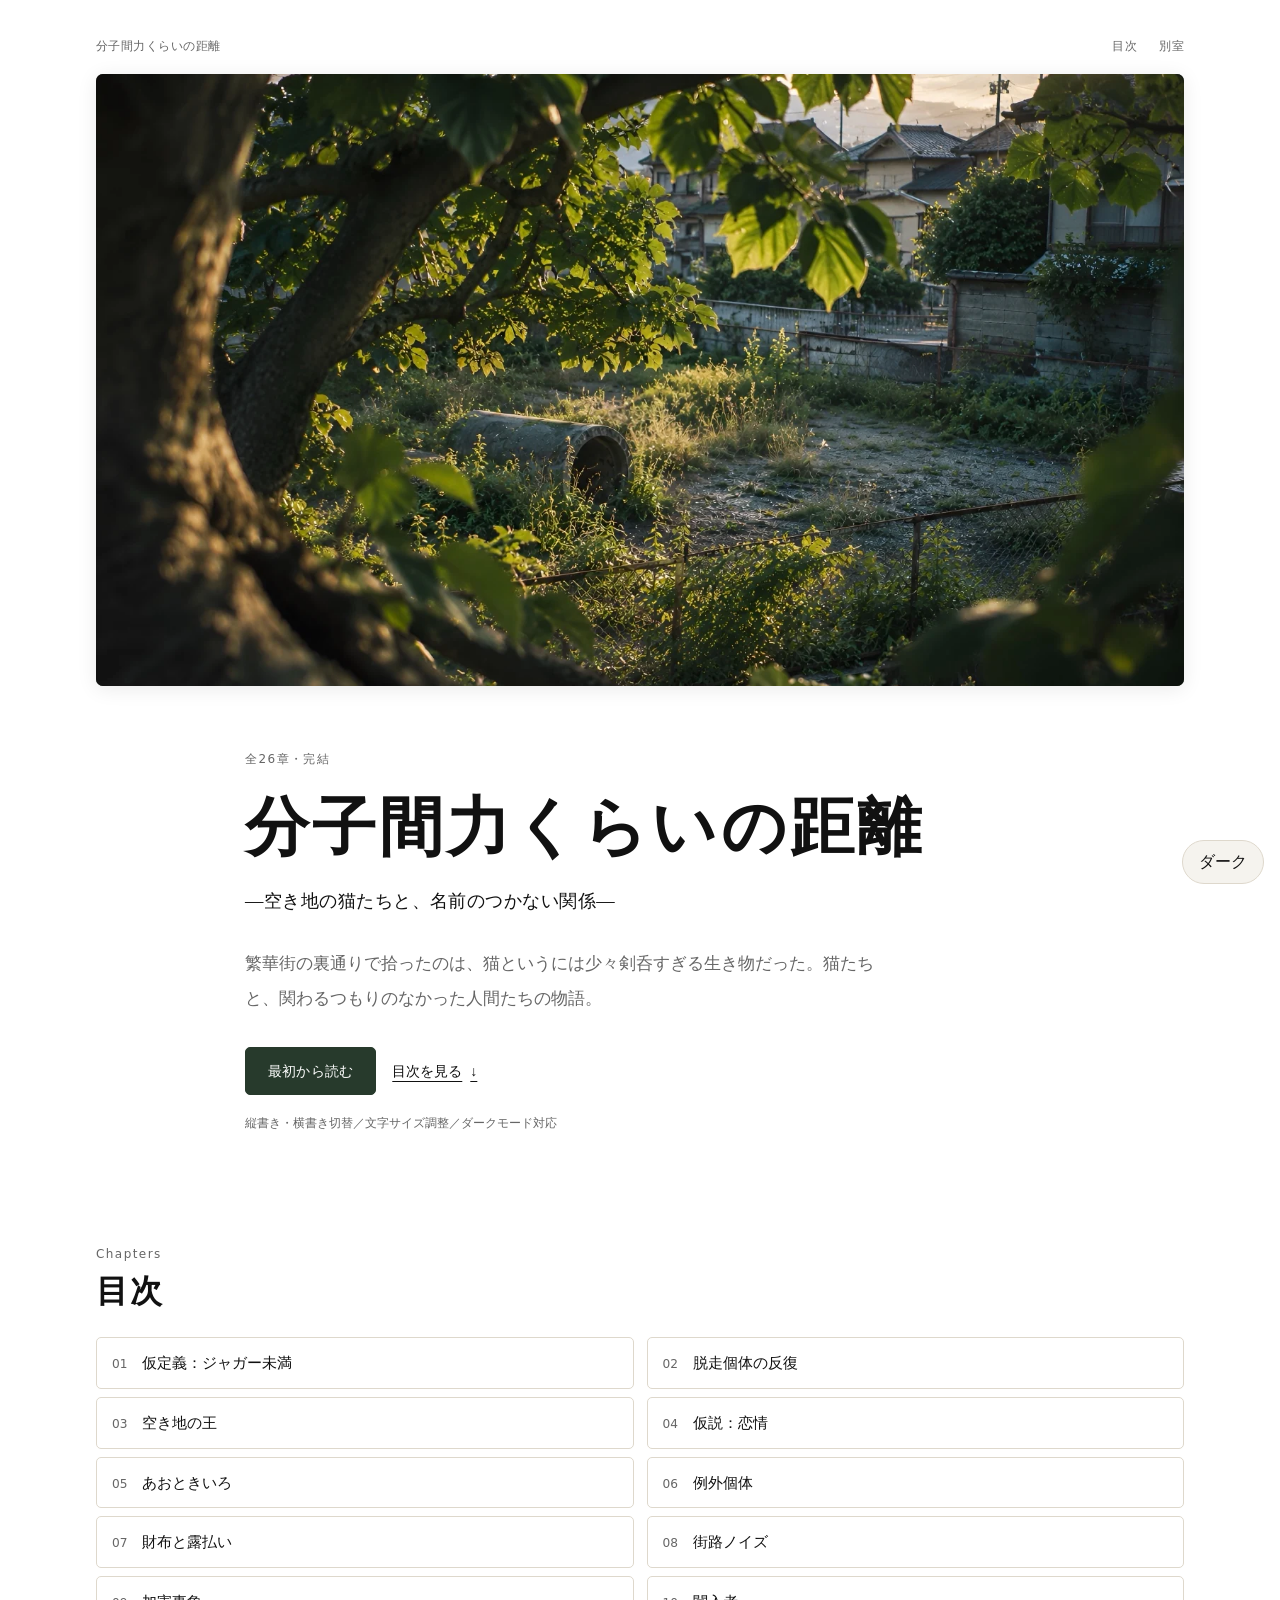
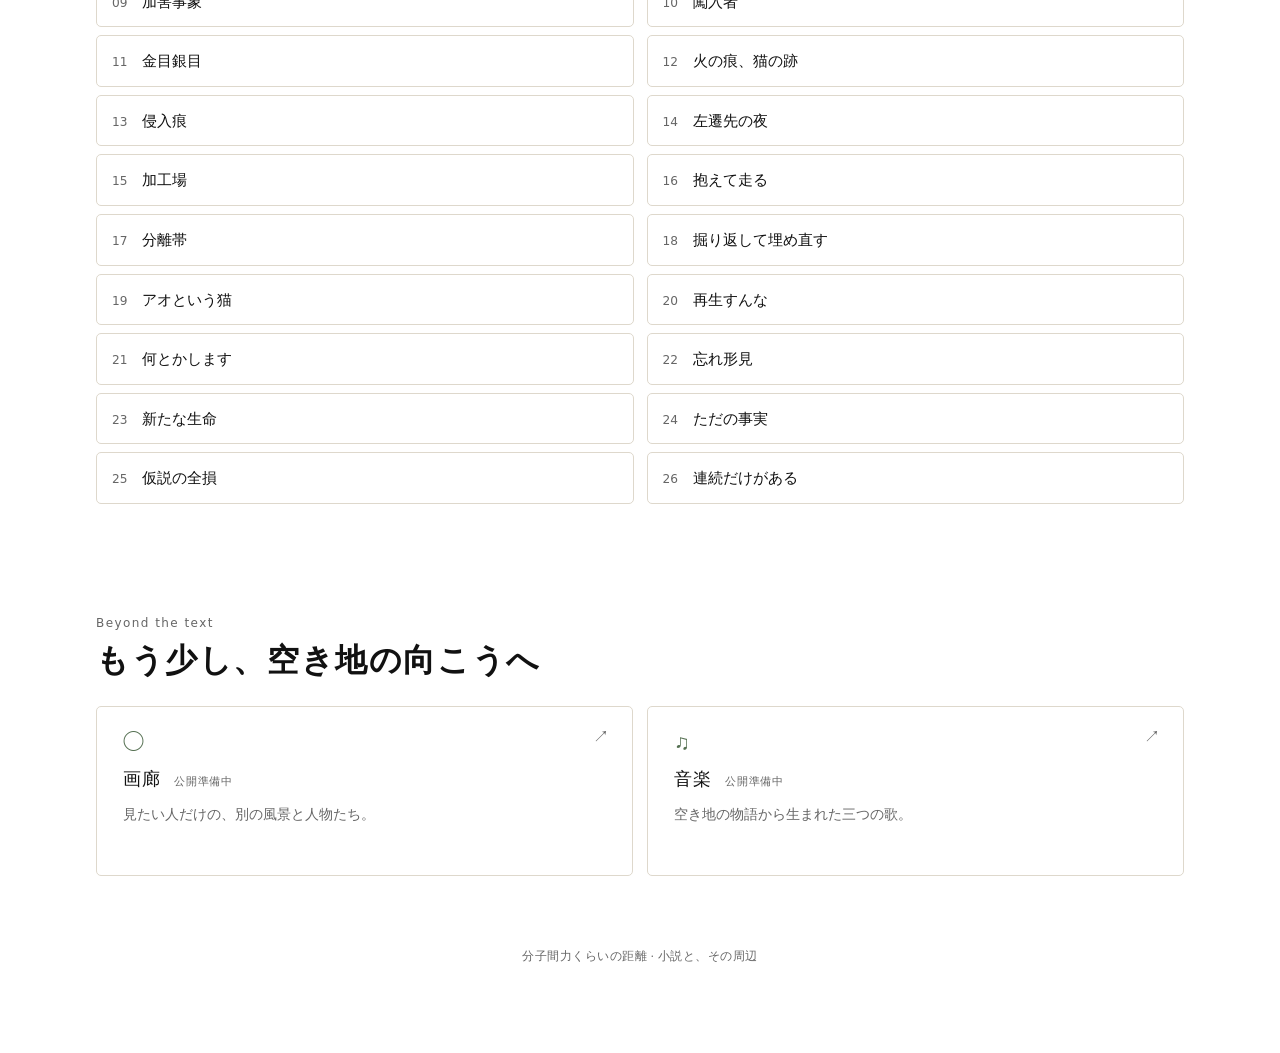
<file: index.html>
<!doctype html>
<html lang="ja">
<head>
  <meta charset="utf-8">
  <meta name="viewport" content="width=device-width, initial-scale=1, viewport-fit=cover">
  <meta name="color-scheme" content="light dark">
  <meta name="description" content="繁華街の裏通りで拾ったのは、猫というには少々剣呑すぎる生き物だった。猫たちと、関わるつもりのなかった人間たちの物語。全26章。">
  <meta property="og:type" content="website">
  <meta property="og:site_name" content="分子間力くらいの距離">
  <meta property="og:title" content="分子間力くらいの距離 ―空き地の猫たちと、名前のつかない関係―">
  <meta property="og:description" content="猫たちと、関わるつもりのなかった人間たちの物語。全26章。">
  <meta property="og:url" content="https://ask-1t.github.io/novels_JP_bunshi/index.html">
  <meta property="og:image" content="https://ask-1t.github.io/novels_JP_bunshi/images/og-cover.jpg">
  <meta property="og:image:width" content="1200">
  <meta property="og:image:height" content="630">
  <meta name="twitter:card" content="summary_large_image">
  <link rel="canonical" href="https://ask-1t.github.io/novels_JP_bunshi/index.html">
  <title>分子間力くらいの距離 ―空き地の猫たちと、名前のつかない関係―</title>
  <link rel="stylesheet" href="style.css">
  <link rel="stylesheet" href="site-extras.css">
</head>
<body class="home light-theme site-home">
  <main class="cover modern-cover" aria-labelledby="site-title">
    <div class="site-masthead">
      <span>分子間力くらいの距離</span>
      <nav aria-label="ページ内の案内"><a href="#toc">目次</a><a href="#extras">別室</a></nav>
    </div>

    <figure class="cover-photograph">
      <img src="images/cover.webp" width="1536" height="1024" alt="木の枝と葉の間から見下ろした夕暮れの空き地。雑草に囲まれた土管があり、奥には住宅街が続く。" decoding="async" fetchpriority="high">
    </figure>

    <section class="site-intro" aria-labelledby="site-title">
      <p class="site-eyebrow">全26章・完結</p>
      <h1 id="site-title" class="site-title">分子間力くらいの距離</h1>
      <p class="site-subtitle">―空き地の猫たちと、名前のつかない関係―</p>
      <p class="cover-copy">繁華街の裏通りで拾ったのは、猫というには少々剣呑すぎる生き物だった。猫たちと、関わるつもりのなかった人間たちの物語。</p>
      <div class="cover-actions">
        <a class="primary-link" href="reader.html?chapter=01">最初から読む</a>
        <a class="secondary-link continue-reading" id="continue-reading" href="reader.html?chapter=01" hidden>前回開いた章から</a>
        <a class="text-link" href="#toc">目次を見る <span aria-hidden="true">↓</span></a>
      </div>
      <p class="reader-features">縦書き・横書き切替／文字サイズ調整／ダークモード対応</p>
    </section>

    <section id="toc" class="toc-section" aria-labelledby="toc-title">
      <div class="section-heading">
        <p class="site-eyebrow">Chapters</p>
        <h2 id="toc-title">目次</h2>
      </div>
      <ol id="toc-list" class="toc-list"><li>章情報を読み込み中です。</li></ol>
    </section>

    <section id="extras" class="extras-links" aria-labelledby="extras-title">
      <div class="section-heading">
        <p class="site-eyebrow">Beyond the text</p>
        <h2 id="extras-title">もう少し、空き地の向こうへ</h2>
      </div>
      <div class="extras-grid">
        <a class="extras-link-card" href="gallery.html">
          <span class="extras-icon" aria-hidden="true">◯</span>
          <span class="extras-card-title">画廊 <span class="extras-card-status">公開準備中</span></span>
          <span class="extras-card-copy">見たい人だけの、別の風景と人物たち。</span>
          <span class="extras-card-arrow" aria-hidden="true">↗</span>
        </a>
        <a class="extras-link-card" href="music.html">
          <span class="extras-icon" aria-hidden="true">♫</span>
          <span class="extras-card-title">音楽 <span class="extras-card-status">公開準備中</span></span>
          <span class="extras-card-copy">空き地の物語から生まれた三つの歌。</span>
          <span class="extras-card-arrow" aria-hidden="true">↗</span>
        </a>
      </div>
    </section>

    <footer class="site-colophon">分子間力くらいの距離 <span aria-hidden="true">·</span> 小説と、その周辺</footer>
  </main>

  <footer class="site-footer">
    <button id="home-theme-toggle" class="plain-button" type="button">ダークモード</button>
  </footer>
  <script src="script.js"></script>
  <script src="site-extras.js"></script>
</body>
</html>
</file>
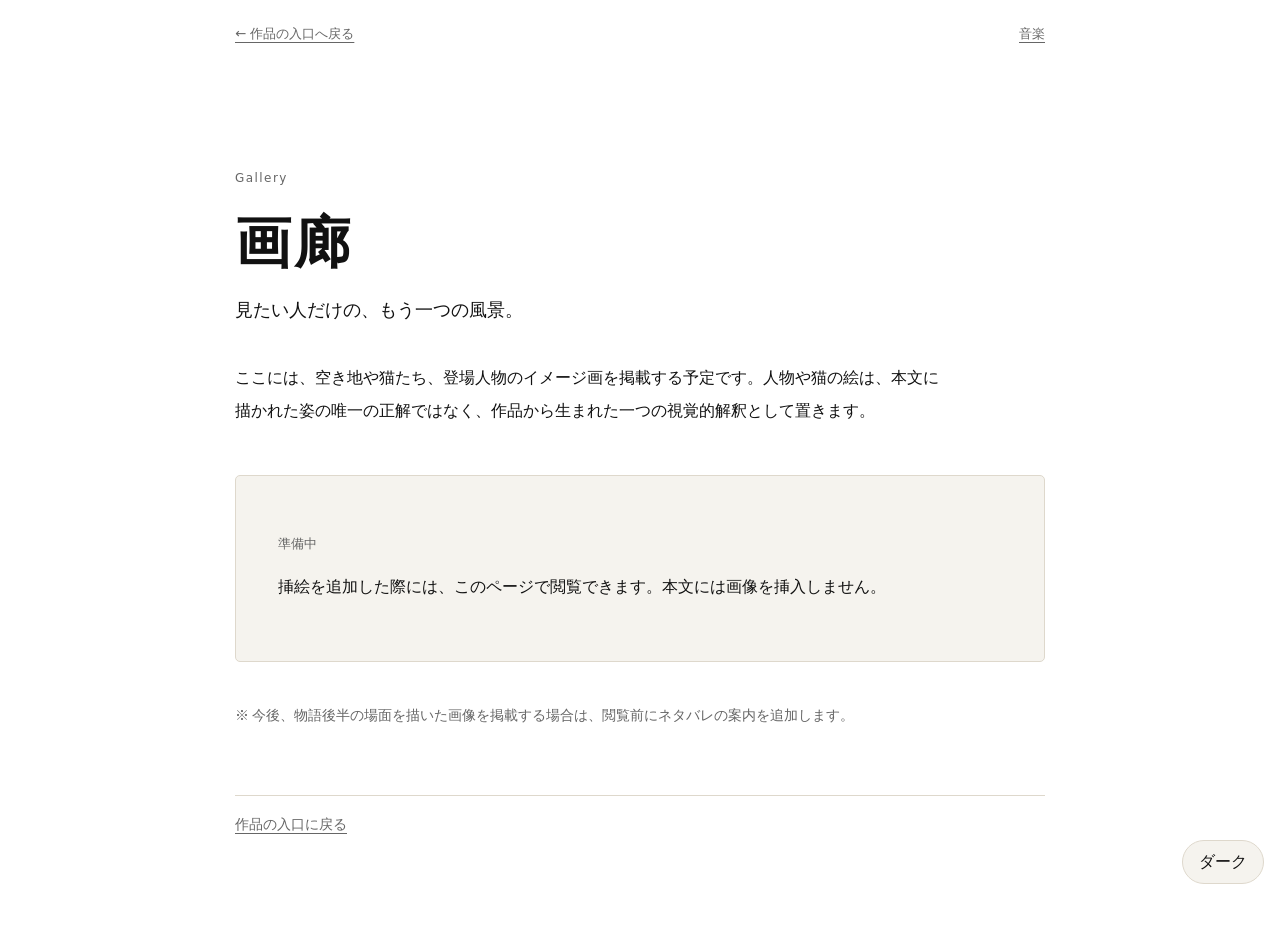
<file: gallery.html>
<!doctype html>
<html lang="ja">
<head>
  <meta charset="utf-8">
  <meta name="viewport" content="width=device-width, initial-scale=1, viewport-fit=cover">
  <meta name="color-scheme" content="light dark">
  <meta name="description" content="『分子間力くらいの距離』のイラストギャラリー。小説とは別に、見たい人だけが訪れる場所。">
  <title>画廊｜分子間力くらいの距離</title>
  <link rel="stylesheet" href="style.css">
  <link rel="stylesheet" href="site-extras.css">
</head>
<body class="home light-theme subpage">
  <main class="subpage-layout">
    <nav class="subpage-nav" aria-label="ページの移動"><a href="index.html">← 作品の入口へ戻る</a><a href="music.html">音楽</a></nav>
    <p class="site-eyebrow">Gallery</p>
    <h1>画廊</h1>
    <p class="subpage-lead">見たい人だけの、もう一つの風景。</p>
    <p>ここには、空き地や猫たち、登場人物のイメージ画を掲載する予定です。人物や猫の絵は、本文に描かれた姿の唯一の正解ではなく、作品から生まれた一つの視覚的解釈として置きます。</p>
    <div class="placeholder-panel">
      <p class="placeholder-label">準備中</p>
      <p>挿絵を追加した際には、このページで閲覧できます。本文には画像を挿入しません。</p>
      <!-- 将来のギャラリー画像例: <figure><img src="images/gallery/01.webp" alt="..."><figcaption>...</figcaption></figure> -->
    </div>
    <p class="subpage-note">※ 今後、物語後半の場面を描いた画像を掲載する場合は、閲覧前にネタバレの案内を追加します。</p>
    <footer class="subpage-bottom"><a href="index.html">作品の入口に戻る</a></footer>
  </main>
  <footer class="site-footer"><button id="home-theme-toggle" class="plain-button" type="button">ダークモード</button></footer>
  <script src="script.js"></script>
</body>
</html>
</file>
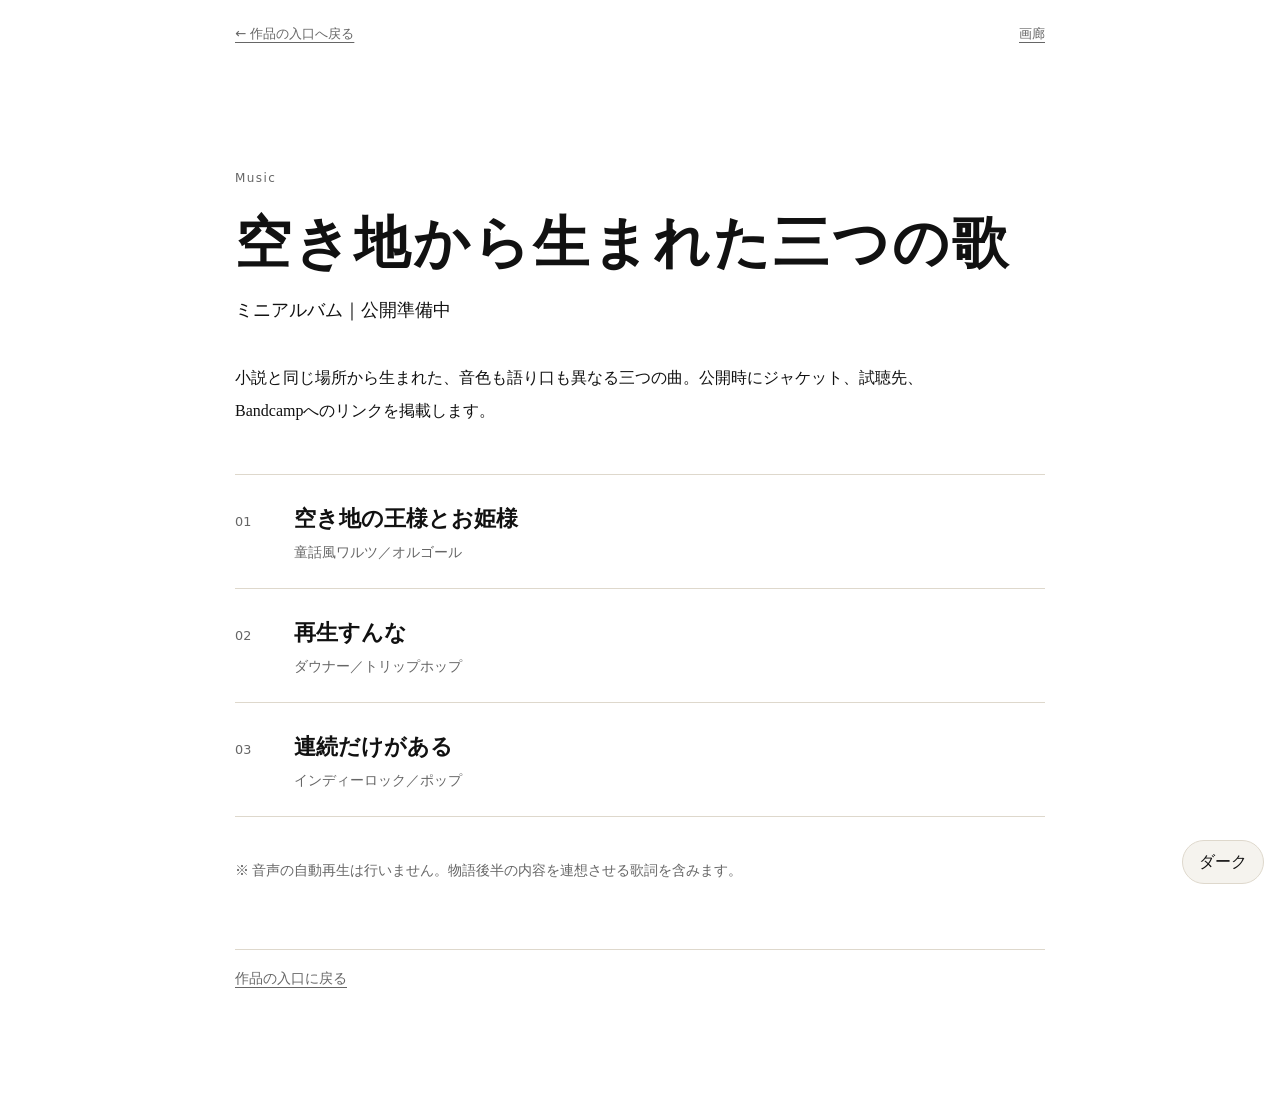
<file: music.html>
<!doctype html>
<html lang="ja">
<head>
  <meta charset="utf-8">
  <meta name="viewport" content="width=device-width, initial-scale=1, viewport-fit=cover">
  <meta name="color-scheme" content="light dark">
  <meta name="description" content="『分子間力くらいの距離』から生まれた3曲のミニアルバム。">
  <title>音楽｜分子間力くらいの距離</title>
  <link rel="stylesheet" href="style.css">
  <link rel="stylesheet" href="site-extras.css">
</head>
<body class="home light-theme subpage">
  <main class="subpage-layout">
    <nav class="subpage-nav" aria-label="ページの移動"><a href="index.html">← 作品の入口へ戻る</a><a href="gallery.html">画廊</a></nav>
    <p class="site-eyebrow">Music</p>
    <h1>空き地から生まれた三つの歌</h1>
    <p class="subpage-lead">ミニアルバム｜公開準備中</p>
    <p>小説と同じ場所から生まれた、音色も語り口も異なる三つの曲。公開時にジャケット、試聴先、Bandcampへのリンクを掲載します。</p>
    <ol class="track-list">
      <li><span class="track-number">01</span><div><h2>空き地の王様とお姫様</h2><p>童話風ワルツ／オルゴール</p></div></li>
      <li><span class="track-number">02</span><div><h2>再生すんな</h2><p>ダウナー／トリップホップ</p></div></li>
      <li><span class="track-number">03</span><div><h2>連続だけがある</h2><p>インディーロック／ポップ</p></div></li>
    </ol>
    <p class="subpage-note">※ 音声の自動再生は行いません。物語後半の内容を連想させる歌詞を含みます。</p>
    <footer class="subpage-bottom"><a href="index.html">作品の入口に戻る</a></footer>
  </main>
  <footer class="site-footer"><button id="home-theme-toggle" class="plain-button" type="button">ダークモード</button></footer>
  <script src="script.js"></script>
</body>
</html>
</file>
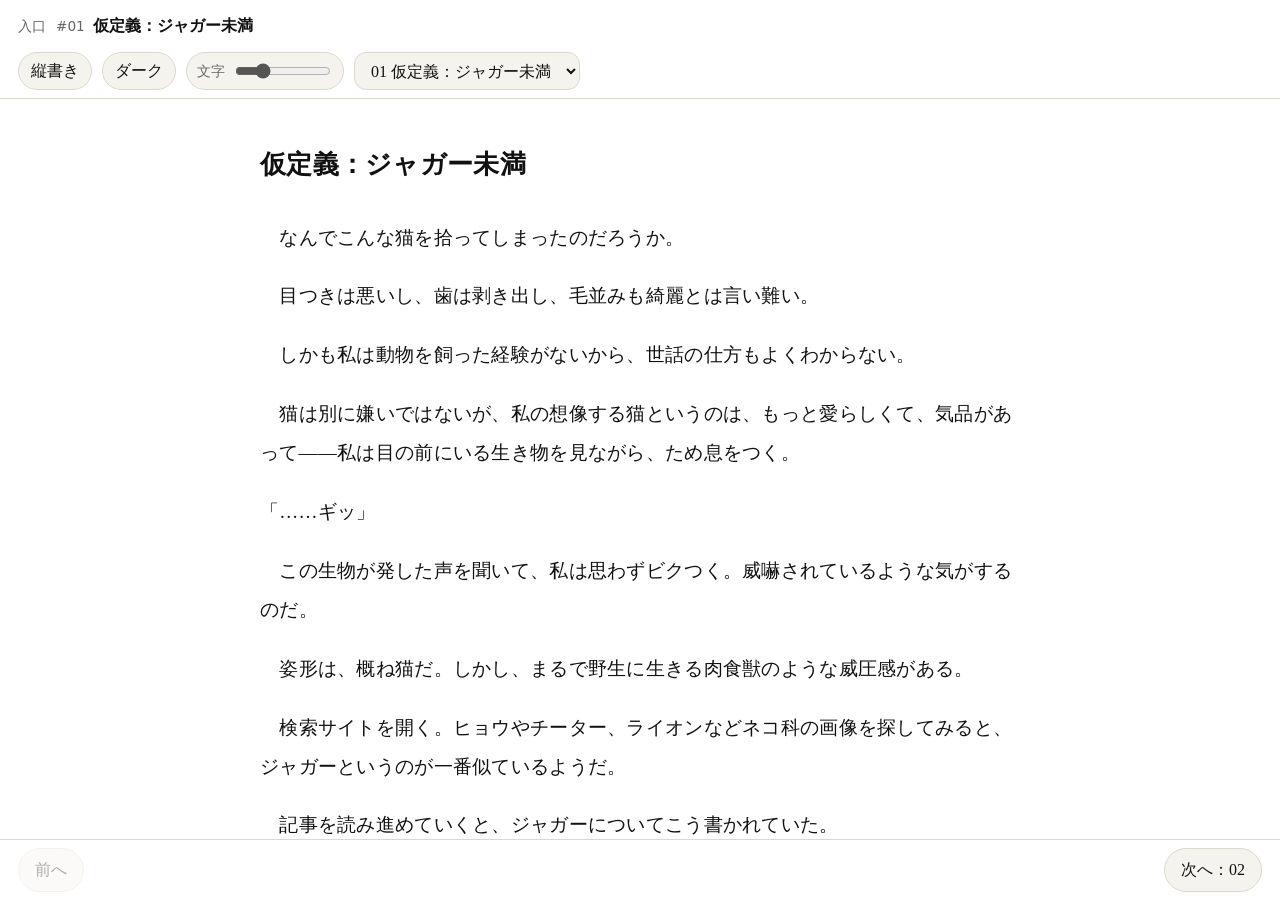
<file: reader.html>
<!doctype html>
<html lang="ja">
<head>
  <meta charset="utf-8">
  <meta name="viewport" content="width=device-width, initial-scale=1, viewport-fit=cover">
  <meta name="color-scheme" content="light dark">
  <title>本文ビューア</title>
  <link rel="stylesheet" href="style.css">
  <link rel="stylesheet" href="site-extras.css">
</head>
<body class="reader-shell light-theme horizontal-mode">
  <header class="reader-toolbar" role="banner">
    <div class="toolbar-row toolbar-main">
      <a class="back-home" href="index.html">入口</a>
      <div class="chapter-meta">
        <span id="chapter-number" class="chapter-number">--</span>
        <strong id="chapter-title" class="chapter-title">読み込み中</strong>
      </div>
    </div>
    <div class="toolbar-row toolbar-controls" aria-label="表示設定">
      <button id="mode-toggle" class="control-button" type="button">縦書き</button>
      <button id="theme-toggle" class="control-button" type="button">ダーク</button>
      <label class="font-control">
        <span>文字</span>
        <input id="font-size" type="range" min="16" max="28" value="19" step="1">
      </label>
      <select id="chapter-select" class="chapter-select" aria-label="章を選択"></select>
    </div>
  </header>

  <main class="reader-main">
    <div id="article-scroll" class="article-scroll" tabindex="0">
      <article id="novel" class="novel-body" aria-live="polite">
        <p>読み込み中です。</p>
      </article>
    </div>
  </main>

  <nav class="reader-nav" aria-label="前後の章">
    <a id="prev-link" class="nav-link disabled" href="#" aria-disabled="true">前へ</a>
    <a id="next-link" class="nav-link disabled" href="#" aria-disabled="true">次へ</a>
  </nav>

  <script src="script.js"></script>
  <script src="reading-progress.js"></script>
</body>
</html>
</file>
<file: style.css>
:root {
  --bg: #ffffff;
  --text: #111111;
  --muted: #666666;
  --panel: #f5f3ee;
  --panel-strong: #ebe7df;
  --border: #ded8cc;
  --accent: #555555;
  --accent-text: #ffffff;
  --shadow: 0 18px 50px rgba(0, 0, 0, 0.08);
  --font-size: 19px;
  --line-height-horizontal: 2.05;
  --line-height-vertical: 2.08;
  --content-width: 760px;
  --toolbar-height: 120px;
  font-family: "Hiragino Mincho ProN", "Yu Mincho", "YuMincho", "Noto Serif JP", serif;
}

* {
  box-sizing: border-box;
}

html,
body {
  margin: 0;
  min-height: 100%;
  background: var(--bg);
  color: var(--text);
}

body.dark-theme {
  --bg: #121212;
  --text: #eeeeee;
  --muted: #b9b9b9;
  --panel: #1d1d1d;
  --panel-strong: #282828;
  --border: #3a3a3a;
  --accent: #b9c8a7;
  --accent-text: #101010;
  --shadow: 0 18px 50px rgba(0, 0, 0, 0.35);
}

a {
  color: inherit;
}

button,
select,
input {
  font: inherit;
}

.cover {
  width: min(100%, 1040px);
  min-height: 100svh;
  margin: 0 auto;
  padding: clamp(28px, 7vw, 88px) clamp(18px, 5vw, 48px);
}

.cover-card {
  padding: clamp(28px, 7vw, 72px);
  border: 1px solid var(--border);
  border-radius: 28px;
  background:
    radial-gradient(circle at top left, rgba(63, 95, 74, 0.12), transparent 38%),
    var(--panel);
  box-shadow: var(--shadow);
}

.cover-kicker {
  margin: 0 0 18px;
  color: var(--muted);
  font-size: 0.9rem;
  letter-spacing: 0.12em;
  text-transform: uppercase;
  font-family: system-ui, -apple-system, BlinkMacSystemFont, "Segoe UI", sans-serif;
}

.cover h1 {
  margin: 0;
  font-size: clamp(2rem, 8vw, 4.8rem);
  line-height: 1.15;
  letter-spacing: 0.04em;
}

.cover-copy {
  max-width: 42rem;
  margin: 28px 0 0;
  color: var(--muted);
  font-size: clamp(1rem, 2.2vw, 1.2rem);
  line-height: 1.9;
}

.cover-actions {
  display: flex;
  flex-wrap: wrap;
  gap: 12px;
  margin-top: 32px;
}

.primary-link,
.secondary-link,
.nav-link,
.control-button,
.plain-button {
  display: inline-flex;
  align-items: center;
  justify-content: center;
  min-height: 44px;
  padding: 10px 16px;
  border: 1px solid var(--border);
  border-radius: 999px;
  text-decoration: none;
  cursor: pointer;
}

.primary-link {
  border-color: var(--accent);
  background: var(--accent);
  color: var(--accent-text);
}

.secondary-link,
.nav-link,
.control-button,
.plain-button {
  background: var(--panel);
  color: var(--text);
}

.toc-section {
  margin-top: clamp(32px, 8vw, 80px);
}

.toc-section h2 {
  margin: 0 0 20px;
  font-size: clamp(1.4rem, 3vw, 2rem);
}

.toc-list {
  display: grid;
  grid-template-columns: repeat(auto-fit, minmax(240px, 1fr));
  gap: 10px;
  padding: 0;
  list-style: none;
  counter-reset: chapter;
}

.toc-list li {
  counter-increment: chapter;
}

.toc-list a {
  display: block;
  min-height: 56px;
  padding: 14px 16px;
  border: 1px solid var(--border);
  border-radius: 16px;
  background: var(--panel);
  text-decoration: none;
  line-height: 1.55;
}

.toc-list a:hover,
.primary-link:hover,
.secondary-link:hover,
.nav-link:hover,
.control-button:hover,
.plain-button:hover {
  filter: brightness(0.97);
}

.site-footer {
  position: fixed;
  right: 16px;
  bottom: 16px;
  z-index: 10;
}

.reader-shell {
  height: 100svh;
  min-height: 100svh;
  display: flex;
  flex-direction: column;
  overflow: hidden;
}

.reader-toolbar {
  flex: 0 0 auto;
  position: relative;
  z-index: 2;
  padding: calc(8px + env(safe-area-inset-top)) clamp(10px, 3vw, 18px) 8px;
  border-bottom: 1px solid var(--border);
  background: color-mix(in srgb, var(--bg) 94%, transparent);
  backdrop-filter: blur(10px);
}

.toolbar-row {
  display: flex;
  align-items: center;
  gap: 10px;
}

.toolbar-main {
  min-height: 36px;
}

.toolbar-controls {
  margin-top: 8px;
  flex-wrap: wrap;
}

.back-home {
  flex: 0 0 auto;
  color: var(--muted);
  font-family: system-ui, -apple-system, BlinkMacSystemFont, "Segoe UI", sans-serif;
  font-size: 0.9rem;
  text-decoration: none;
}

.chapter-meta {
  min-width: 0;
  display: flex;
  align-items: baseline;
  gap: 8px;
}

.chapter-number {
  color: var(--muted);
  font-family: system-ui, -apple-system, BlinkMacSystemFont, "Segoe UI", sans-serif;
  font-size: 0.85rem;
}

.chapter-title {
  display: block;
  min-width: 0;
  overflow: hidden;
  text-overflow: ellipsis;
  white-space: nowrap;
  font-size: 1rem;
}

.control-button,
.chapter-select {
  min-height: 38px;
  padding: 7px 12px;
  border: 1px solid var(--border);
  border-radius: 999px;
  background: var(--panel);
  color: var(--text);
}

.chapter-select {
  max-width: min(360px, 100%);
  border-radius: 12px;
}

.font-control {
  display: inline-flex;
  align-items: center;
  gap: 8px;
  min-height: 38px;
  padding: 6px 10px;
  border: 1px solid var(--border);
  border-radius: 999px;
  background: var(--panel);
  color: var(--muted);
  font-family: system-ui, -apple-system, BlinkMacSystemFont, "Segoe UI", sans-serif;
  font-size: 0.9rem;
}

.font-control input {
  width: 96px;
  accent-color: var(--accent);
}

.reader-main {
  flex: 1 1 auto;
  min-height: 0;
  position: relative;
  background: var(--bg);
}

.article-scroll {
  width: 100%;
  height: 100%;
  overflow: auto;
  overscroll-behavior: contain;
  -webkit-overflow-scrolling: touch;
  padding: clamp(18px, 4vw, 44px) clamp(16px, 6vw, 56px);
  scroll-behavior: smooth;
}

.novel-body {
  margin: 0 auto;
  max-width: var(--content-width);
  color: var(--text);
  font-size: var(--font-size);
  line-height: var(--line-height-horizontal);
  letter-spacing: 0.015em;
}

.novel-body h1,
.novel-body h2 {
  margin: 0 0 2rem;
  font-size: 1.35em;
  line-height: 1.7;
  font-weight: 700;
}

.novel-body p {
  margin: 0 0 1.05em;
}

.novel-body .chapter-break {
  margin: 2.5em 0;
  text-align: center;
  color: var(--muted);
  letter-spacing: 0.4em;
}

.novel-body ruby rt {
  font-size: 0.5em;
  line-height: 1;
}

.tcy {
  text-combine-upright: all;
  -webkit-text-combine: horizontal;
  font-feature-settings: "tnum" 1;
}

body.vertical-mode .article-scroll {
  overflow-x: auto;
  overflow-y: hidden;
  padding-top: calc(18px + env(safe-area-inset-top));
  padding-bottom: calc(22px + env(safe-area-inset-bottom));
  padding-left: clamp(16px, 5vw, 56px);
  padding-right: clamp(16px, 5vw, 56px);
}

body.vertical-mode .novel-body {
  writing-mode: vertical-rl;
  text-orientation: mixed;
  max-width: none;
  width: max-content;
  height: calc(100% - 0.5rem);
  min-height: 20rem;
  margin: 0 auto;
  padding-top: 0.35em;
  padding-bottom: 0.35em;
  line-height: var(--line-height-vertical);
  letter-spacing: 0.03em;
}

body.vertical-mode .novel-body h1,
body.vertical-mode .novel-body h2 {
  margin: 0 0 0 2.1em;
}

body.vertical-mode .novel-body p {
  margin: 0 0 0 1.05em;
}

body.vertical-mode .novel-body .chapter-break {
  margin: 0 2.4em;
  letter-spacing: 0.35em;
}

.reader-nav {
  flex: 0 0 auto;
  display: flex;
  justify-content: space-between;
  gap: 10px;
  padding: 8px clamp(10px, 3vw, 18px) calc(8px + env(safe-area-inset-bottom));
  border-top: 1px solid var(--border);
  background: var(--bg);
}

body.vertical-mode .reader-nav {
  flex-direction: row-reverse;
}

.nav-link.disabled {
  opacity: 0.35;
  pointer-events: none;
}

.error-box {
  border: 1px solid var(--border);
  border-radius: 18px;
  background: var(--panel);
  padding: 18px;
  line-height: 1.8;
}

@media (max-width: 720px) {
  :root {
    --font-size: 18px;
  }

  .reader-toolbar {
    padding-left: 10px;
    padding-right: 10px;
  }

  .toolbar-main {
    align-items: center;
  }

  .toolbar-controls {
    gap: 7px;
  }

  .control-button,
  .chapter-select,
  .font-control {
    min-height: 36px;
    font-size: 0.86rem;
  }

  .chapter-select {
    flex: 1 1 100%;
    max-width: none;
  }

  .font-control input {
    width: min(34vw, 132px);
  }

  .article-scroll {
    padding-left: clamp(12px, 4vw, 24px);
    padding-right: clamp(12px, 4vw, 24px);
  }

  body.vertical-mode .article-scroll {
    padding-top: calc(16px + env(safe-area-inset-top));
    padding-bottom: calc(24px + env(safe-area-inset-bottom));
  }

  .reader-nav .nav-link {
    flex: 1;
  }
}

@supports not (height: 100svh) {
  .reader-shell {
    height: 100vh;
    min-height: 100vh;
  }
}
</file>
<file: site-extras.css>
/* 『分子間力くらいの距離』トップページ／別室のデザイン。
   本文ビューアのCSSには原則干渉しない。 */

/* トップページ */
.site-home .modern-cover {
  width: min(100%, 1160px);
  padding: clamp(16px, 3vw, 36px) clamp(16px, 3vw, 36px) 88px;
}
.site-masthead {
  display: flex;
  align-items: center;
  justify-content: space-between;
  gap: 20px;
  margin: 2px 0 19px;
  color: var(--muted);
  font-size: 0.76rem;
  font-family: system-ui, -apple-system, "Hiragino Sans", sans-serif;
  letter-spacing: 0.04em;
}
.site-masthead nav { display: flex; gap: 22px; }
.site-masthead a, .subpage-nav a, .subpage-bottom a { color: inherit; text-decoration-thickness: 1px; text-underline-offset: 4px; }
.site-masthead a { text-decoration: none; }
.site-masthead a:hover, .subpage-nav a:hover { text-decoration: underline; }
.cover-photograph {
  margin: 0;
  overflow: hidden;
  aspect-ratio: 16 / 9;
  border-radius: 7px;
  background: #344133;
  box-shadow: 0 3px 20px rgba(0,0,0,.085);
}
.cover-photograph img {
  display: block;
  width: 100%;
  height: 100%;
  object-fit: cover;
  object-position: 50% 52%;
}
.site-intro {
  padding: clamp(30px, 6vw, 64px) max(0px, calc((100% - 790px) / 2)) 0;
}
.site-eyebrow {
  margin: 0 0 15px;
  color: var(--muted);
  font-size: .75rem;
  line-height: 1.6;
  letter-spacing: .12em;
  font-family: system-ui, -apple-system, "Hiragino Sans", sans-serif;
}
.site-home .cover .site-title {
  margin: 0;
  font-size: clamp(2.15rem, 5vw, 4.05rem);
  font-weight: 600;
  line-height: 1.38;
  letter-spacing: .048em;
  text-wrap: balance;
}
.site-subtitle {
  margin: 11px 0 0;
  font-size: clamp(.94rem, 1.6vw, 1.15rem);
  line-height: 1.85;
  letter-spacing: .025em;
}
.site-home .cover-copy {
  margin-top: 28px;
  font-size: clamp(.98rem, 1.65vw, 1.08rem);
  line-height: 2.05;
  max-width: 40rem;
}
.site-home .cover-actions { align-items: center; gap: 12px; margin-top: 31px; }
.site-home .primary-link, .site-home .secondary-link {
  min-height: 48px;
  padding: 12px 22px;
  border-radius: 5px;
  font-family: system-ui, -apple-system, "Hiragino Sans", sans-serif;
  font-size: .88rem;
  letter-spacing: .015em;
}
.site-home .primary-link { background: #273a2c; border-color: #273a2c; color: white; }
.site-home.dark-theme .primary-link { background: #c4d4bc; border-color: #c4d4bc; color: #121914; }
.site-home .secondary-link { background: transparent; }
.site-home .text-link {
  display: inline-flex;
  align-items: center;
  gap: 8px;
  padding: 10px 4px;
  font-size: .88rem;
  color: var(--text);
  text-underline-offset: 5px;
}
.site-home [hidden] { display: none !important; }
.reader-features {
  margin-top: 18px;
  font-family: system-ui, -apple-system, "Hiragino Sans", sans-serif;
  font-size: .76rem;
  color: var(--muted);
  line-height: 1.8;
}
.site-home .toc-section { margin-top: clamp(60px, 9vw, 110px); scroll-margin-top: 22px; }
.section-heading h2 { margin: 0 0 23px; font-weight: 600; font-size: clamp(1.45rem, 3.1vw, 2rem); letter-spacing: .05em; }
.section-heading .site-eyebrow { margin-bottom: 6px; }
.site-home .toc-list { grid-template-columns: repeat(2,minmax(0,1fr)); gap: 8px 13px; }
.site-home .toc-list a {
  min-height: 51px;
  padding: 13px 15px;
  border-radius: 5px;
  background: transparent;
  border-color: var(--border);
  font-size: .95rem;
  transition: background-color .18s;
}
.site-home .toc-list a:hover { background: var(--panel); }
.site-home .toc-list a span { color: var(--muted); font-family: system-ui, -apple-system, sans-serif; font-size:.76rem; }
.extras-links { margin-top: clamp(62px, 9vw, 110px); scroll-margin-top: 24px; }
.extras-grid { display: grid; grid-template-columns: 1fr 1fr; gap: 14px; }
.extras-link-card {
  position: relative;
  display: flex;
  flex-direction: column;
  gap: 12px;
  min-height: 170px;
  padding: 23px 26px;
  border: 1px solid var(--border);
  border-radius: 5px;
  color: var(--text);
  text-decoration: none;
  background: transparent;
}
.extras-link-card:hover { background: var(--panel); }
.extras-icon { color: #557052; font-size: 1.32rem; }
.site-home.dark-theme .extras-icon { color: #b4c4ac; }
.extras-card-title { font-size: 1.13rem; letter-spacing:.035em; }
.extras-card-status {
  padding-left: 9px;
  color: var(--muted);
  font: .7rem system-ui, -apple-system, sans-serif;
}
.extras-card-copy { color: var(--muted); font-size: .85rem; line-height: 1.7; }
.extras-card-arrow { position: absolute; top: 20px; right: 23px; color: var(--muted); }
.site-colophon { margin-top: 72px; color: var(--muted); font-size: .76rem; text-align:center; letter-spacing:.04em; }

/* ギャラリー・音楽ページ */
.subpage-layout { width: min(100% - 36px, 810px); margin: 0 auto; padding: 25px 0 110px; }
.subpage-nav { display: flex; justify-content: space-between; gap: 18px; margin-bottom: clamp(70px, 12vw, 126px); font: .83rem system-ui, -apple-system, sans-serif; color: var(--muted); }
.subpage-layout h1 { margin: 0 0 14px; font-size: clamp(2.25rem, 5vw, 3.5rem); font-weight: 600; letter-spacing:.055em; line-height:1.45; }
.subpage-lead { font-size: 1.11rem; margin: 0 0 40px; }
.subpage-layout > p:not(.site-eyebrow):not(.subpage-lead) { line-height: 2.05; max-width: 44rem; }
.placeholder-panel { margin-top: 47px; padding: clamp(25px,5vw,42px); min-height: 180px; background: var(--panel); border:1px solid var(--border); border-radius: 5px; }
.placeholder-panel p { line-height: 1.9; }
.placeholder-label { color:var(--muted); font-family: system-ui, sans-serif; font-size:.83rem; }
.subpage-note { margin-top: 40px; color:var(--muted); font-size:.85rem; }
.subpage-bottom { margin-top: 65px; padding-top: 20px; border-top: 1px solid var(--border); color: var(--muted); font-size: .87rem; }
.track-list { margin: 46px 0 0; padding:0; list-style:none; border-top: 1px solid var(--border); }
.track-list li { display: flex; gap: 28px; align-items: baseline; padding: 26px 0; border-bottom: 1px solid var(--border); }
.track-number { min-width: 31px; color: var(--muted); font: .8rem system-ui, sans-serif; }
.track-list h2 { margin: 0; font-size: clamp(1.08rem,2.5vw,1.4rem); line-height:1.6; font-weight:600; }
.track-list p { margin: 7px 0 0; color: var(--muted); font-size:.86rem; }

@media (max-width: 720px) {
  .site-home .modern-cover { padding: 14px 17px 90px; }
  .site-masthead { margin-bottom: 12px; font-size:.72rem; }
  .site-masthead nav { gap: 14px; }
  .cover-photograph { aspect-ratio: 5 / 4; border-radius: 4px; }
  .cover-photograph img { object-position: 49% 54%; }
  .site-intro { padding-top: 32px; }
  .site-home .cover .site-title { font-size: clamp(2.0rem, 7vw, 2.9rem); }
  .site-home .cover-actions { gap: 11px; }
  .site-home .primary-link { width: 100%; }
  .site-home .secondary-link { flex: 1 1 auto; }
  .site-home .toc-list { grid-template-columns: minmax(0,1fr); }
  .extras-grid { grid-template-columns: 1fr; }
  .extras-link-card { min-height: 145px; padding: 19px 21px; }
}
@media (prefers-reduced-motion: reduce) {
  .site-home .toc-list a { transition: none; }
}
</file>
